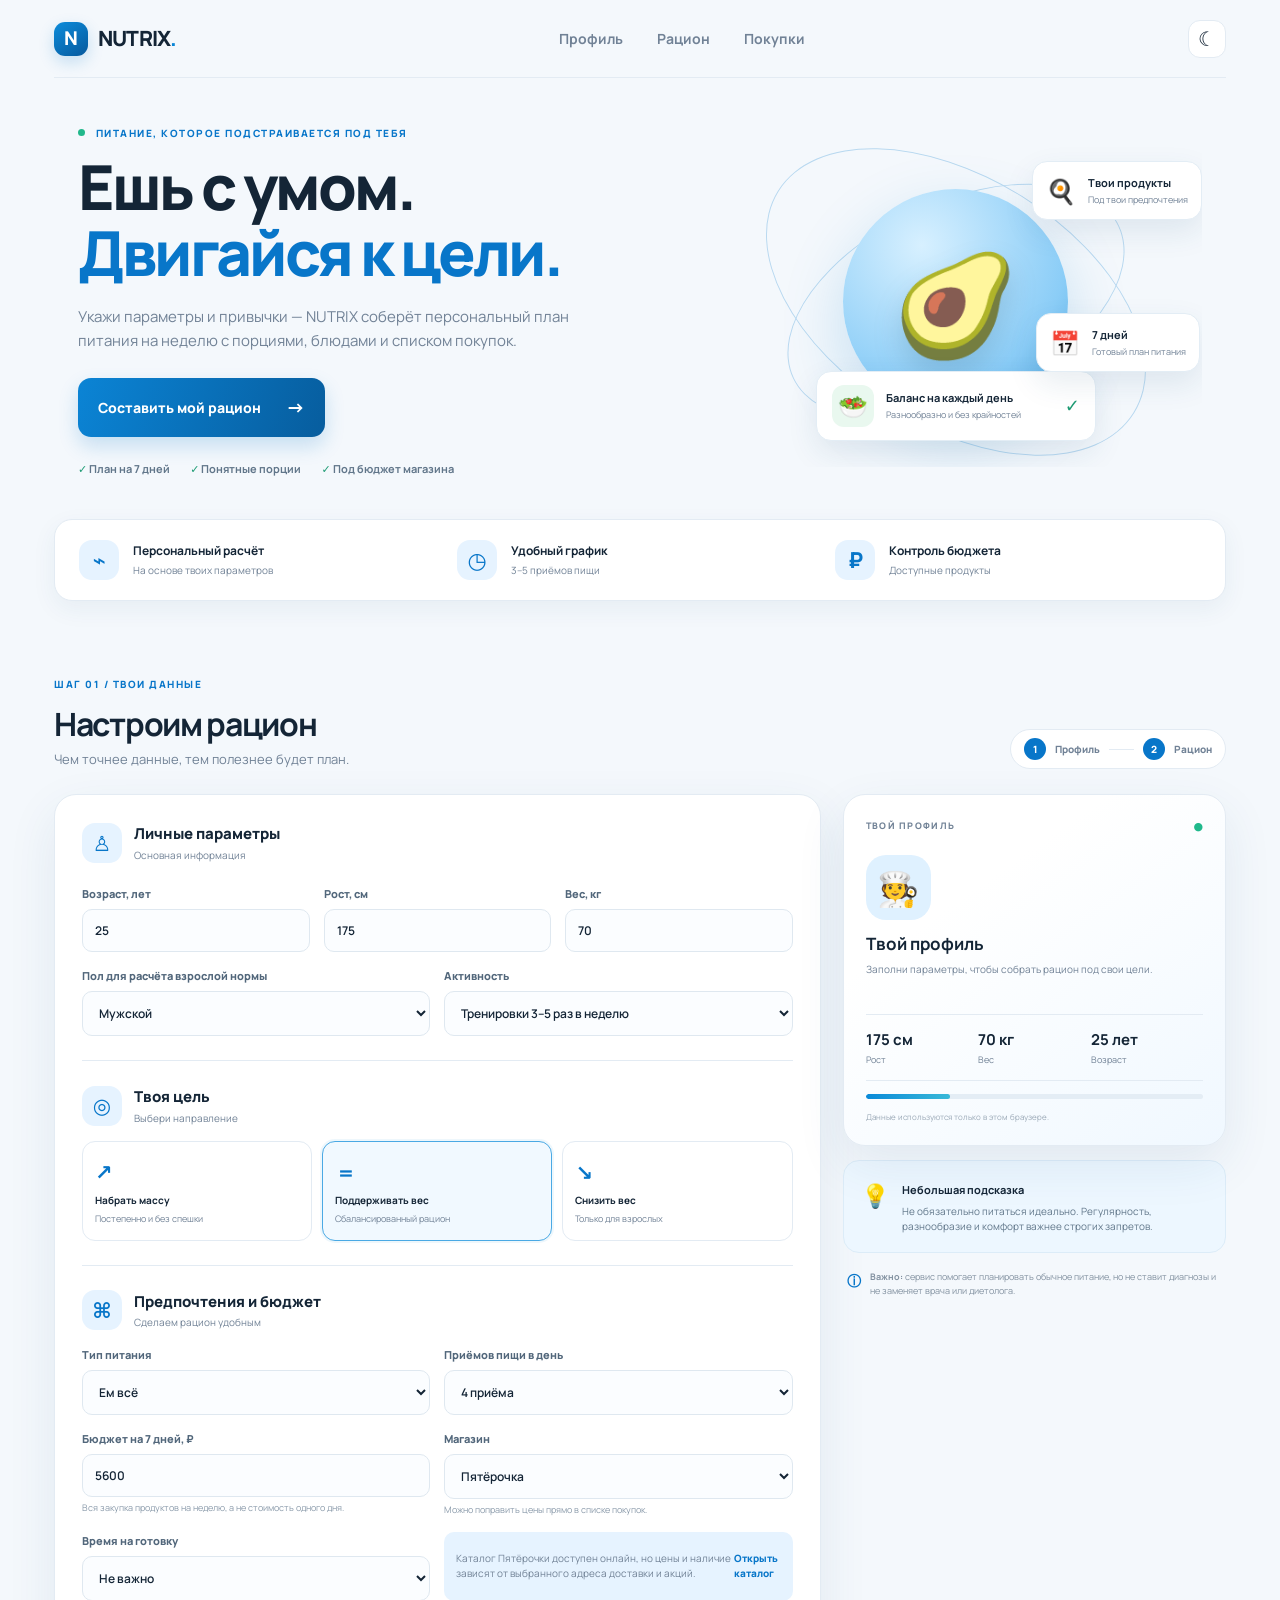
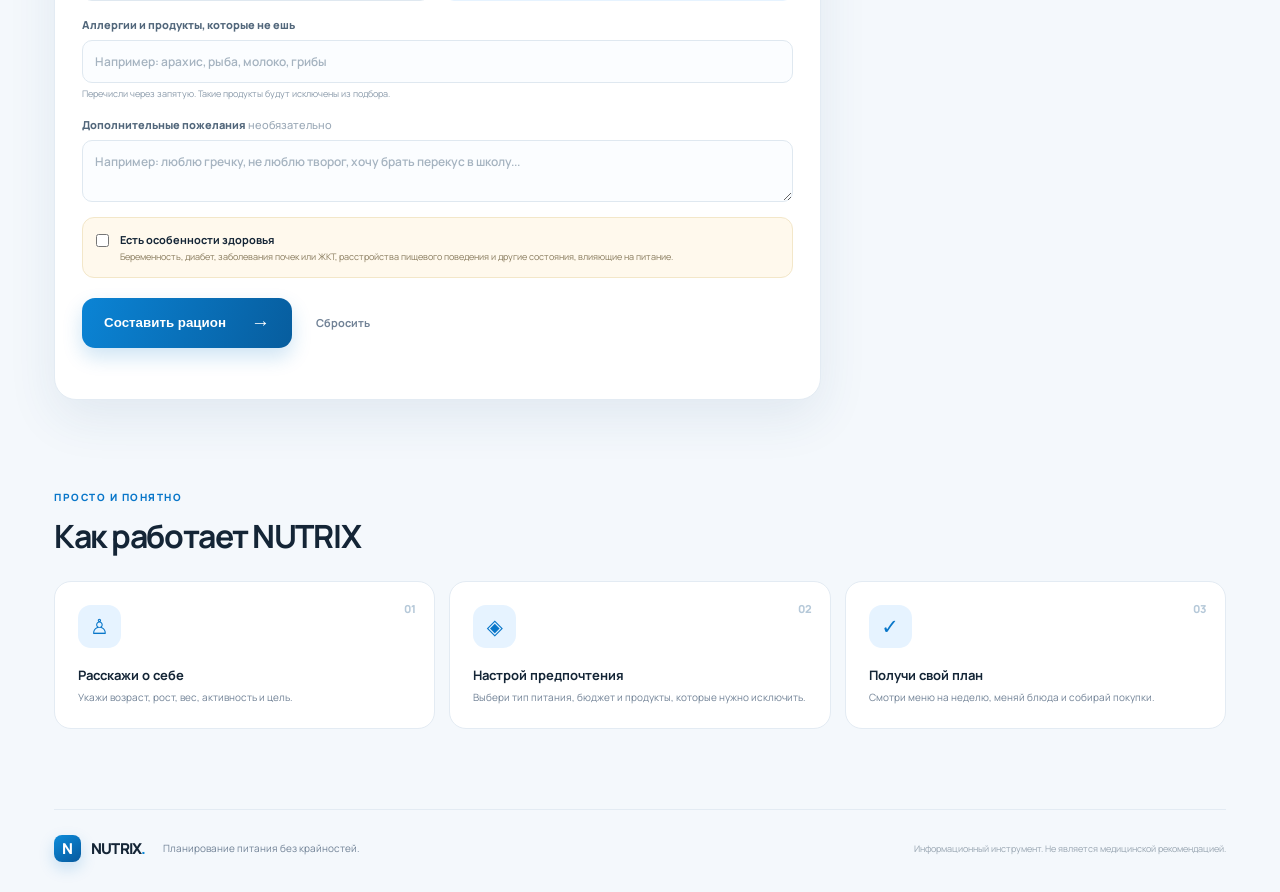
<file: NUTRIX.html>
<!doctype html>
<html lang="ru">
<head>
  <meta charset="UTF-8">
  <meta name="viewport" content="width=device-width, initial-scale=1.0">
  <meta name="theme-color" content="#0b72c6">
  <meta name="description" content="NUTRIX — персональный генератор сбалансированного рациона на неделю.">
  <title>NUTRIX — персональный рацион</title>
  <link rel="preconnect" href="https://fonts.googleapis.com">
  <link rel="preconnect" href="https://fonts.gstatic.com" crossorigin>
  <link href="https://fonts.googleapis.com/css2?family=Manrope:wght@400;500;600;700;800&display=swap" rel="stylesheet">
  <style>
:root{--bg:#f4f8fc;--surface:#fff;--surface-2:#f7fbff;--text:#142536;--muted:#718296;--line:#e3ebf3;--blue:#0876c9;--blue-dark:#075b9e;--blue-soft:#e6f3ff;--cyan:#bce4ff;--green:#1d9b73;--shadow:0 18px 50px rgba(30,76,117,.09);--radius:22px}*{box-sizing:border-box}html{scroll-behavior:smooth}body{margin:0;background:var(--bg);color:var(--text);font-family:'Manrope',system-ui,-apple-system,Segoe UI,sans-serif;font-size:14px;line-height:1.55}.app-shell{max-width:1240px;margin:auto;padding:0 34px}.topbar{height:78px;display:flex;align-items:center;justify-content:space-between;border-bottom:1px solid var(--line)}.brand{display:inline-flex;align-items:center;gap:10px;text-decoration:none;color:var(--text);font-weight:800;font-size:21px;letter-spacing:-.8px}.brand-mark{display:grid;place-items:center;width:34px;height:34px;border-radius:11px;background:linear-gradient(145deg,#0c8cdb,#07599d);color:white;font-size:19px;box-shadow:0 6px 16px #0876c933}.brand-dot{color:#0785d6}.top-nav{display:flex;gap:34px}.top-nav a{color:var(--muted);text-decoration:none;font-weight:700}.top-nav a:hover{color:var(--blue)}.icon-button{width:38px;height:38px;border:1px solid var(--line);border-radius:12px;background:var(--surface);color:var(--text);font-size:20px;cursor:pointer}.hero{min-height:430px;display:grid;grid-template-columns:1.1fr .9fr;align-items:center;gap:30px;padding:48px 24px 42px}.eyebrow{font-size:10px;letter-spacing:1.5px;font-weight:800;color:var(--blue);margin-bottom:12px}.eyebrow-dot{display:inline-block;width:7px;height:7px;border-radius:50%;background:#21b88b;margin:0 7px 1px 0}.hero h1{font-size:clamp(42px,5vw,62px);line-height:1.08;letter-spacing:-3px;margin:0 0 18px;font-weight:800}.hero h1 span{color:var(--blue)}.hero-copy>p{max-width:530px;color:var(--muted);font-size:15px;margin:0 0 26px}.primary-link,.generate-button{display:inline-flex;align-items:center;justify-content:center;gap:25px;background:linear-gradient(110deg,#0b84d5,#075d9e);color:#fff;border:0;border-radius:13px;padding:15px 20px;text-decoration:none;font-weight:800;box-shadow:0 9px 20px #0876c933;cursor:pointer;transition:.2s}.primary-link:hover,.generate-button:hover{transform:translateY(-2px);box-shadow:0 13px 25px #0876c944}.primary-link span,.generate-button span{font-size:19px}.hero-points{display:flex;gap:20px;flex-wrap:wrap;margin-top:23px;color:#61768a;font-size:11px;font-weight:700}.hero-points span:first-letter{color:var(--green)}.hero-visual{height:330px;position:relative;display:grid;place-items:center;overflow:hidden}.hero-circle{width:225px;height:225px;border-radius:50%;display:grid;place-items:center;background:radial-gradient(circle at 35% 25%,#d7f0ff,#8bcdf7 65%,#4ba4dd);box-shadow:0 25px 65px #0c7cc633;position:relative;z-index:1}.hero-circle span{font-size:100px;filter:drop-shadow(0 15px 14px #245b7c33)}.orbit{position:absolute;border:1px solid #b9d9f0;border-radius:50%;transform:rotate(-25deg)}.orbit-one{width:360px;height:200px}.orbit-two{width:420px;height:250px;transform:rotate(32deg)}.food-card,.floating-stat{position:absolute;z-index:2;display:flex;align-items:center;gap:12px;background:#fff;border:1px solid #e3edf5;border-radius:15px;box-shadow:0 12px 30px #1c53751a;padding:13px 15px}.food-card-main{bottom:26px;left:0;right:0;margin:auto;width:280px}.food-emoji{width:42px;height:42px;display:grid;place-items:center;background:#e9f8ef;border-radius:12px;font-size:24px}.food-card b,.floating-stat b{display:block;font-size:11px}.food-card small,.floating-stat small{display:block;color:var(--muted);font-size:9px;margin-top:2px}.food-check{margin-left:auto;color:var(--green);font-size:18px}.floating-stat{padding:10px 13px}.floating-stat>span{font-size:24px}.stat-top{top:24px;right:0}.stat-bottom{bottom:95px;right:2px}.trust-strip{display:grid;grid-template-columns:repeat(3,1fr);gap:12px;margin:0 0 76px;padding:20px 24px;background:var(--surface);border:1px solid var(--line);border-radius:18px;box-shadow:0 8px 24px #224f7210}.trust-strip>div{display:grid;grid-template-columns:42px 1fr;grid-template-rows:auto auto;align-items:center;column-gap:12px}.trust-icon{grid-row:span 2;width:40px;height:40px;border-radius:13px;background:var(--blue-soft);color:var(--blue);display:grid;place-items:center;font-size:22px;font-weight:800}.trust-strip b{font-size:12px}.trust-strip small{font-size:10px;color:var(--muted)}.builder-section{scroll-margin-top:25px}.section-heading,.shopping-heading{display:flex;align-items:end;justify-content:space-between;gap:20px;margin-bottom:25px}.section-heading h2,.shopping-heading h2,.how-section h2{font-size:32px;line-height:1.2;letter-spacing:-1.3px;margin:0 0 6px}.section-heading p,.shopping-heading p{margin:0;color:var(--muted);font-size:13px}.step-pill{display:flex;align-items:center;gap:9px;padding:8px 13px;border:1px solid var(--line);border-radius:30px;background:var(--surface);font-size:10px;font-weight:800;color:var(--muted)}.step-pill span{display:grid;place-items:center;width:22px;height:22px;border-radius:50%;background:var(--blue);color:#fff}.step-pill i{height:1px;width:25px;background:var(--line)}.builder-grid{display:grid;grid-template-columns:minmax(0,1.6fr) minmax(260px,.8fr);gap:22px;align-items:start}.panel{background:var(--surface);border:1px solid var(--line);border-radius:var(--radius);box-shadow:var(--shadow)}.profile-panel{padding:27px}.panel-title{display:flex;align-items:center;gap:12px;margin-bottom:22px}.panel-icon{width:40px;height:40px;border-radius:13px;background:var(--blue-soft);display:grid;place-items:center;color:var(--blue);font-size:21px;font-weight:800}.panel-title h3{font-size:15px;margin:0;font-weight:800}.panel-title p{font-size:10px;color:var(--muted);margin:2px 0 0}.field-grid{display:grid;gap:14px;margin-bottom:15px}.three-cols{grid-template-columns:repeat(3,1fr)}.two-cols{grid-template-columns:repeat(2,1fr)}.field{display:flex;flex-direction:column;gap:7px;min-width:0}.field>span{font-size:11px;font-weight:800;color:#52677b}.field input,.field select,.field textarea{width:100%;min-width:0;border:1px solid #dfe8f0;border-radius:10px;padding:12px 12px;background:#fbfdff;color:var(--text);font:600 12px 'Manrope',sans-serif;outline:none;transition:.15s}.field input:focus,.field select:focus,.field textarea:focus{border-color:#4aadeb;box-shadow:0 0 0 3px #0b84d51a}.field input::placeholder,.field textarea::placeholder{color:#a5b3c0}.field small{font-size:9px;color:#8a9aaa;margin-top:-3px}.field em{font-style:normal;color:#9ba9b7;font-weight:500}.full-field{margin-bottom:15px}.field textarea{resize:vertical;min-height:62px}.field-divider{height:1px;background:var(--line);margin:24px 0}.compact-title{margin-bottom:15px}.goal-options{display:grid;grid-template-columns:repeat(3,1fr);gap:10px}.goal-option{position:relative;display:flex;flex-direction:column;gap:4px;padding:14px 12px;border:1px solid var(--line);border-radius:13px;cursor:pointer;transition:.15s}.goal-option input{position:absolute;opacity:0}.goal-option:has(input:checked){border-color:#4aa9e4;background:#f1f9ff;box-shadow:0 0 0 2px #1688d512}.goal-symbol{font-size:21px;color:var(--blue);font-weight:800}.goal-option b{font-size:10px}.goal-option small{font-size:9px;color:var(--muted)}.safety-check{display:flex;align-items:flex-start;gap:11px;padding:13px;border-radius:12px;background:#fff9ed;border:1px solid #f3e7c9;margin:5px 0 20px;cursor:pointer}.safety-check input{margin:3px 0 0;accent-color:var(--blue)}.safety-check b{display:block;font-size:11px}.safety-check small{display:block;color:#887b5d;font-size:9px;margin-top:2px}.form-actions{display:flex;align-items:center;gap:18px}.generate-button{min-width:210px;padding:14px 18px}.text-button{border:0;background:none;color:var(--muted);font:700 11px 'Manrope',sans-serif;cursor:pointer}.text-button:hover{color:var(--blue)}.form-error{color:#c34242;font-size:11px;min-height:16px;margin:8px 0 0}.side-column{display:flex;flex-direction:column;gap:14px}.summary-panel{padding:22px;overflow:hidden;position:relative;background:linear-gradient(145deg,#fff 30%,#f0f8ff)}.summary-top{display:flex;justify-content:space-between;align-items:center}.summary-label{font-size:9px;letter-spacing:1.3px;color:var(--muted);font-weight:800}.live-dot{font-size:11px;color:#20b98c}.summary-avatar{width:65px;height:65px;border-radius:20px;display:grid;place-items:center;background:#dff1ff;font-size:34px;margin:21px 0 13px}.summary-panel h3{font-size:17px;line-height:1.3;margin:0 0 6px}.summary-panel>p{font-size:10px;color:var(--muted);margin:0;min-height:34px}.summary-metrics{display:grid;grid-template-columns:repeat(3,1fr);border-top:1px solid var(--line);border-bottom:1px solid var(--line);margin:18px 0 13px;padding:13px 0}.summary-metrics>div{display:flex;flex-direction:column;gap:2px}.summary-metrics b{font-size:15px}.summary-metrics small{font-size:9px;color:var(--muted)}.summary-progress{height:5px;border-radius:5px;background:#e4edf5;overflow:hidden}.summary-progress span{display:block;width:25%;height:100%;background:linear-gradient(90deg,#0a8ad9,#39b9d8);border-radius:5px}.summary-foot{display:block;color:#9aa8b6;font-size:8px;margin-top:12px}.tip-card{display:flex;gap:12px;padding:17px;border:1px solid #dcecf8;background:#edf7ff;border-radius:16px}.tip-icon{font-size:23px}.tip-card b{font-size:11px}.tip-card p{font-size:10px;color:#61778a;margin:4px 0 0}.safety-note{display:flex;gap:9px;padding:3px 4px;color:#8291a0}.safety-note>span{color:var(--blue);font-weight:800}.safety-note p{font-size:9px;margin:0}.results-section{padding-top:80px;scroll-margin-top:20px}.result-heading{align-items:end}.result-actions{display:flex;gap:9px}.secondary-button{border:1px solid var(--line);background:var(--surface);color:var(--text);padding:10px 13px;border-radius:10px;font:800 10px 'Manrope',sans-serif;cursor:pointer;transition:.15s}.secondary-button:hover{border-color:#76bce8;color:var(--blue)}.metrics-grid{display:grid;grid-template-columns:repeat(4,1fr);gap:12px;margin-bottom:16px}.metric-card{background:var(--surface);border:1px solid var(--line);border-radius:15px;padding:17px}.metric-card span{display:block;font-size:9px;color:var(--muted);font-weight:700}.metric-card b{display:block;font-size:23px;letter-spacing:-.7px;margin:4px 0 0}.metric-card small{font-size:9px;color:#93a1af}.notice,.budget-notice{padding:14px 16px;border-radius:12px;margin:12px 0;font-size:11px}.notice{background:#fff7e9;border:1px solid #f2e1bd;color:#80683b}.budget-notice{background:#edf7ff;border:1px solid #d6eafa;color:#41677f}.days-grid{display:grid;grid-template-columns:repeat(2,1fr);gap:15px;margin-top:22px}.day-card{background:var(--surface);border:1px solid var(--line);border-radius:17px;overflow:hidden;box-shadow:0 7px 20px #214e7010}.day-head{display:flex;justify-content:space-between;align-items:center;padding:14px 17px;background:linear-gradient(100deg,#e8f5ff,#f5faff);border-bottom:1px solid var(--line)}.day-head h3{margin:0;font-size:13px}.day-head span{font-size:9px;color:var(--muted)}.meal-list{padding:4px 16px}.meal-row{display:grid;grid-template-columns:34px 1fr auto;gap:11px;align-items:start;padding:13px 0;border-bottom:1px solid #edf1f5}.meal-row:last-child{border-bottom:0}.meal-icon{width:32px;height:32px;border-radius:10px;background:#f0f7fc;display:grid;place-items:center;font-size:17px}.meal-info h4{font-size:11px;margin:0 0 3px}.meal-info p{font-size:9px;line-height:1.55;color:var(--muted);margin:0}.meal-time{font-size:9px;color:#8495a5;white-space:nowrap}.meal-kcal{font-size:9px;color:var(--blue);font-weight:800;margin-top:4px}.day-foot{display:flex;justify-content:space-between;padding:10px 16px;background:#fafcff;border-top:1px solid #edf1f5;font-size:9px;color:var(--muted)}.day-foot b{color:var(--text)}.shopping-section{padding-top:65px;scroll-margin-top:25px}.shopping-heading{align-items:end}.shopping-panel{display:grid;grid-template-columns:repeat(3,1fr);gap:18px;background:var(--surface);border:1px solid var(--line);border-radius:18px;padding:22px}.shopping-group h3{font-size:11px;margin:0 0 11px;padding-bottom:8px;border-bottom:1px solid var(--line)}.shopping-item{display:flex;align-items:flex-start;gap:8px;margin:8px 0;font-size:10px;color:#586b7d}.shopping-item input{accent-color:var(--blue);margin:2px 0 0}.shopping-item:has(input:checked) span{text-decoration:line-through;color:#aab5bf}.how-section{padding:90px 0 80px}.how-section h2{margin-bottom:25px}.how-grid{display:grid;grid-template-columns:repeat(3,1fr);gap:14px}.how-grid article{position:relative;padding:23px;background:var(--surface);border:1px solid var(--line);border-radius:17px}.how-grid article>span{position:absolute;top:18px;right:18px;color:#b6c9d9;font-size:11px;font-weight:800}.how-icon{width:43px;height:43px;border-radius:13px;background:var(--blue-soft);color:var(--blue);display:grid;place-items:center;font-size:21px;margin-bottom:17px}.how-grid h3{font-size:13px;margin:0 0 5px}.how-grid p{font-size:10px;color:var(--muted);margin:0}footer{border-top:1px solid var(--line);padding:25px 0 30px;display:flex;align-items:center;gap:18px;flex-wrap:wrap}footer p{color:var(--muted);font-size:10px;margin:0}footer small{margin-left:auto;color:#98a5b1;font-size:9px}.footer-brand{font-size:15px}.footer-brand .brand-mark{width:27px;height:27px;font-size:15px;border-radius:8px}.hidden{display:none!important}.toast{position:fixed;bottom:22px;left:50%;transform:translate(-50%,20px);opacity:0;pointer-events:none;background:#132d42;color:white;padding:11px 16px;border-radius:11px;font-size:11px;font-weight:700;box-shadow:0 10px 30px #001d3433;transition:.25s;z-index:10}.toast.show{opacity:1;transform:translate(-50%,0)}
body.dark{--bg:#0c1722;--surface:#142332;--surface-2:#192c3e;--text:#eaf3fa;--muted:#9aafc1;--line:#294052;--blue-soft:#1b3a53;--shadow:0 18px 50px rgba(0,0,0,.18)}body.dark .topbar{border-color:var(--line)}body.dark .field input,body.dark .field select,body.dark .field textarea{background:#10202e;border-color:#2b4559;color:var(--text)}body.dark .goal-option:has(input:checked){background:#19364c}body.dark .summary-panel{background:linear-gradient(145deg,#142332,#18364b)}body.dark .day-head{background:linear-gradient(100deg,#1b3448,#1b2d3d)}body.dark .day-foot{background:#172a3a;border-color:var(--line)}body.dark .meal-row{border-color:#253c4e}body.dark .tip-card{background:#193348;border-color:#2a4d67}body.dark .tip-card p{color:#b0c3d2}body.dark .safety-check{background:#3a3325;border-color:#62502d}body.dark .safety-check small{color:#d3c39b}body.dark .notice{background:#3a3325;border-color:#62502d;color:#ead6a7}body.dark .budget-notice{background:#193348;border-color:#2a4d67;color:#b9d7eb}body.dark .food-card,body.dark .floating-stat{background:#142332;border-color:#294052}body.dark .hero-copy>p{color:var(--muted)}body.dark .trust-strip{box-shadow:none}body.dark .shopping-item{color:#bdcbd6}body.dark .shopping-item:has(input:checked) span{color:#738596}
@media(max-width:900px){.app-shell{padding:0 22px}.hero{padding-left:5px;padding-right:5px}.builder-grid{grid-template-columns:minmax(0,1.35fr) minmax(230px,.8fr)}.profile-panel{padding:21px}.goal-option{padding:11px 9px}.goal-option b{font-size:9px}.days-grid{grid-template-columns:1fr}.shopping-panel{grid-template-columns:repeat(2,1fr)}}
@media(max-width:680px){.app-shell{padding:0 15px}.topbar{height:65px}.top-nav{gap:14px}.top-nav a{font-size:10px}.brand{font-size:18px}.hero{grid-template-columns:1fr;padding:40px 0 25px;gap:5px}.hero h1{font-size:47px}.hero-visual{height:260px}.hero-circle{width:175px;height:175px}.hero-circle span{font-size:76px}.food-card-main{bottom:10px}.stat-top{top:8px}.stat-bottom{bottom:76px}.trust-strip{margin-bottom:55px;padding:16px;gap:10px}.trust-strip>div{grid-template-columns:34px 1fr;column-gap:8px}.trust-icon{width:33px;height:33px}.trust-strip b{font-size:10px}.trust-strip small{font-size:8px}.section-heading,.shopping-heading{align-items:flex-start;flex-direction:column}.section-heading h2,.shopping-heading h2,.how-section h2{font-size:27px}.step-pill{align-self:flex-start}.builder-grid{grid-template-columns:1fr}.side-column{display:grid;grid-template-columns:1fr 1fr}.summary-panel{grid-column:span 2}.safety-note{grid-column:span 2}.profile-panel{padding:18px}.three-cols{gap:8px}.field-grid{gap:10px}.field input,.field select{padding:11px 9px;font-size:11px}.goal-options{gap:7px}.goal-option small{font-size:8px}.goal-option b{font-size:8px}.metrics-grid{grid-template-columns:repeat(2,1fr)}.result-actions{width:100%}.result-actions button{flex:1}.shopping-panel{grid-template-columns:1fr 1fr;padding:17px;gap:14px}.how-section{padding:65px 0}.how-grid{grid-template-columns:1fr}.how-grid article{padding:18px}footer{gap:10px}footer small{margin-left:0;width:100%}}
@media(max-width:400px){.top-nav{gap:9px}.top-nav a{font-size:9px}.three-cols{grid-template-columns:1fr 1fr}.three-cols .field:last-child{grid-column:span 2}.two-cols{grid-template-columns:1fr}.goal-options{grid-template-columns:1fr}.goal-option{display:grid;grid-template-columns:25px 1fr;align-items:center}.goal-option small{grid-column:2}.goal-symbol{grid-row:span 2}.shopping-panel{grid-template-columns:1fr}.hero h1{font-size:41px}}
@media print{body{background:#fff;color:#111}.topbar,.hero,.trust-strip,.builder-section,.how-section,footer,.result-actions,.shopping-heading button{display:none!important}.app-shell{max-width:none;padding:0}.results-section{display:block!important;padding:0}.days-grid{grid-template-columns:1fr 1fr}.day-card,.metric-card,.shopping-panel{break-inside:avoid;box-shadow:none}.shopping-section{padding-top:25px}.shopping-panel{border:1px solid #ccc}.day-head{background:#edf5fa!important;-webkit-print-color-adjust:exact;print-color-adjust:exact}}
.meal-meta{display:flex;flex-direction:column;align-items:flex-end;gap:7px}.replace-meal{width:25px;height:25px;border:1px solid var(--line);border-radius:8px;background:var(--surface-2);color:var(--blue);font-size:16px;line-height:1;cursor:pointer}.replace-meal:hover{border-color:#5bb2e8;background:var(--blue-soft)}

.store-info{align-self:stretch;display:flex;align-items:center;padding:10px 12px;border-radius:10px;background:var(--blue-soft);color:var(--muted);font-size:10px;line-height:1.5}.store-info a,.cart-disclaimer a{color:var(--blue);font-weight:800;text-decoration:none}.store-info a:hover,.cart-disclaimer a:hover{text-decoration:underline}
.cart-summary{background:var(--surface);border:1px solid var(--line);border-radius:18px;padding:19px 22px;margin-bottom:14px;box-shadow:0 7px 20px #214e7010}.cart-summary-top{display:flex;justify-content:space-between;gap:18px;align-items:center}.cart-summary-top h3{margin:4px 0;font-size:16px}.cart-summary-top p{margin:0;color:var(--muted);font-size:10px}.cart-total{text-align:right;white-space:nowrap}.cart-total b{display:block;font-size:24px;letter-spacing:-.7px}.cart-total small{font-size:9px;color:var(--muted)}.cart-progress{height:8px;background:var(--blue-soft);border-radius:20px;overflow:hidden;margin:15px 0 9px}.cart-progress span{display:block;height:100%;background:linear-gradient(90deg,#0b84d5,#20b98c);border-radius:20px}.cart-summary-bottom{display:flex;justify-content:space-between;gap:12px;font-size:10px;color:var(--muted)}.within-budget{color:var(--green)}.over-budget{color:#c27a25}.cart-disclaimer{display:block;margin-top:10px;color:var(--muted);font-size:9px;line-height:1.55}.shopping-line{display:grid;grid-template-columns:minmax(0,1fr) auto;gap:12px;align-items:center;padding:8px 0;border-bottom:1px solid var(--line)}.shopping-line:last-child{border-bottom:0}.shopping-line .shopping-item{margin:0;min-width:0}.shopping-item span{min-width:0}.shopping-item b{display:block;color:var(--text);font-size:10px}.shopping-item small{display:block;color:var(--muted);font-size:9px;margin-top:2px;line-height:1.4}.shopping-price{display:flex;align-items:center;gap:9px}.shopping-price label{display:flex;align-items:center;gap:4px;font-size:8px;color:var(--muted);white-space:nowrap}.price-edit{width:62px;padding:6px 5px;border:1px solid var(--line);border-radius:7px;background:var(--surface-2);color:var(--text);font:700 10px 'Manrope',sans-serif}.shopping-price>b{font-size:10px;white-space:nowrap;min-width:52px;text-align:right}.shopping-item input{flex:0 0 auto}body.dark .store-info{background:#193348}body.dark .cart-progress{background:#20394b}body.dark .shopping-line{border-color:var(--line)}body.dark .shopping-item b{color:var(--text)}
@media(max-width:680px){.cart-summary{padding:16px}.cart-summary-top h3{font-size:14px}.cart-total b{font-size:20px}.cart-summary-bottom{flex-direction:column;gap:4px}.shopping-line{grid-template-columns:1fr;gap:7px}.shopping-price{justify-content:flex-end}.price-edit{width:70px}.store-info{min-height:55px}}

  </style>
</head>
<body>
  <div class="app-shell">
    <header class="topbar">
      <a class="brand" href="#top" aria-label="NUTRIX — на главную">
        <span class="brand-mark">N</span>
        <span>NUTRIX<span class="brand-dot">.</span></span>
      </a>
      <nav class="top-nav" aria-label="Основная навигация">
        <a href="#profile">Профиль</a>
        <a href="#plan">Рацион</a>
        <a href="#shopping">Покупки</a>
      </nav>
      <button class="icon-button" id="themeToggle" type="button" aria-label="Переключить тему" title="Переключить тему">☾</button>
    </header>

    <main id="top">
      <section class="hero">
        <div class="hero-copy">
          <div class="eyebrow"><span class="eyebrow-dot"></span> ПИТАНИЕ, КОТОРОЕ ПОДСТРАИВАЕТСЯ ПОД ТЕБЯ</div>
          <h1>Ешь с умом.<br><span>Двигайся к цели.</span></h1>
          <p>Укажи параметры и привычки — NUTRIX соберёт персональный план питания на неделю с порциями, блюдами и списком покупок.</p>
          <a class="primary-link" href="#profile">Составить мой рацион <span>→</span></a>
          <div class="hero-points">
            <span>✓ План на 7 дней</span><span>✓ Понятные порции</span><span>✓ Под бюджет магазина</span>
          </div>
        </div>
        <div class="hero-visual" aria-hidden="true">
          <div class="orbit orbit-one"></div><div class="orbit orbit-two"></div>
          <div class="food-card food-card-main">
            <div class="food-emoji">🥗</div>
            <div><b>Баланс на каждый день</b><small>Разнообразно и без крайностей</small></div>
            <span class="food-check">✓</span>
          </div>
          <div class="floating-stat stat-top"><span>🍳</span><div><b>Твои продукты</b><small>Под твои предпочтения</small></div></div>
          <div class="floating-stat stat-bottom"><span>📅</span><div><b>7 дней</b><small>Готовый план питания</small></div></div>
          <div class="hero-circle"><span>🥑</span></div>
        </div>
      </section>

      <section class="trust-strip" aria-label="Возможности">
        <div><span class="trust-icon">⌁</span><b>Персональный расчёт</b><small>На основе твоих параметров</small></div>
        <div><span class="trust-icon">◷</span><b>Удобный график</b><small>3–5 приёмов пищи</small></div>
        <div><span class="trust-icon">₽</span><b>Контроль бюджета</b><small>Доступные продукты</small></div>
      </section>

      <section class="builder-section" id="profile">
        <div class="section-heading">
          <div><div class="eyebrow">ШАГ 01 / ТВОИ ДАННЫЕ</div><h2>Настроим рацион</h2><p>Чем точнее данные, тем полезнее будет план.</p></div>
          <div class="step-pill"><span>1</span> Профиль <i></i><span>2</span> Рацион</div>
        </div>

        <div class="builder-grid">
          <form class="panel profile-panel" id="profileForm">
            <div class="panel-title"><div class="panel-icon">♙</div><div><h3>Личные параметры</h3><p>Основная информация</p></div></div>
            <div class="field-grid three-cols">
              <label class="field"><span>Возраст, лет</span><input id="age" type="number" min="5" max="100" value="25" required></label>
              <label class="field"><span>Рост, см</span><input id="height" type="number" min="80" max="250" value="175" required></label>
              <label class="field"><span>Вес, кг</span><input id="weight" type="number" min="15" max="350" step="0.1" value="70" required></label>
            </div>
            <div class="field-grid two-cols">
              <label class="field"><span>Пол для расчёта взрослой нормы</span><select id="sex"><option value="male">Мужской</option><option value="female">Женский</option><option value="unspecified">Не указывать</option></select></label>
              <label class="field"><span>Активность</span><select id="activity"><option value="1.2">В основном сижу</option><option value="1.375">Немного хожу, лёгкая активность</option><option value="1.55" selected>Тренировки 3–5 раз в неделю</option><option value="1.725">Высокая активность почти каждый день</option><option value="1.9">Очень высокая физическая нагрузка</option></select></label>
            </div>

            <div class="field-divider"></div>
            <div class="panel-title compact-title"><div class="panel-icon">◎</div><div><h3>Твоя цель</h3><p>Выбери направление</p></div></div>
            <div class="goal-options" role="group" aria-label="Цель питания">
              <label class="goal-option"><input type="radio" name="goal" value="gain"><span class="goal-symbol">↗</span><b>Набрать массу</b><small>Постепенно и без спешки</small></label>
              <label class="goal-option selected"><input type="radio" name="goal" value="maintain" checked><span class="goal-symbol">＝</span><b>Поддерживать вес</b><small>Сбалансированный рацион</small></label>
              <label class="goal-option"><input type="radio" name="goal" value="lose"><span class="goal-symbol">↘</span><b>Снизить вес</b><small>Только для взрослых</small></label>
            </div>

            <div class="field-divider"></div>
            <div class="panel-title compact-title"><div class="panel-icon">⌘</div><div><h3>Предпочтения и бюджет</h3><p>Сделаем рацион удобным</p></div></div>
            <div class="field-grid two-cols">
              <label class="field"><span>Тип питания</span><select id="diet"><option value="omnivore">Ем всё</option><option value="vegetarian">Вегетарианское</option><option value="vegan">Веганское</option></select></label>
              <label class="field"><span>Приёмов пищи в день</span><select id="mealCount"><option value="3">3 приёма</option><option value="4" selected>4 приёма</option><option value="5">5 приёмов</option></select></label>
            </div>
            <div class="field-grid two-cols">
              <label class="field"><span>Бюджет на 7 дней, ₽</span><input id="budget" type="number" min="500" max="100000" step="100" value="5600"><small>Вся закупка продуктов на неделю, а не стоимость одного дня.</small></label>
              <label class="field"><span>Магазин</span><select id="store"><option value="pyaterochka">Пятёрочка</option><option value="baton">Батон</option><option value="average">Средние цены</option></select><small>Можно поправить цены прямо в списке покупок.</small></label>
            </div>
            <div class="field-grid two-cols">
              <label class="field"><span>Время на готовку</span><select id="cookTime"><option value="any">Не важно</option><option value="quick">До 20 минут</option><option value="medium">До 40 минут</option></select></label>
              <div class="store-info" id="storeInfo">Цены ориентировочные. Точная стоимость зависит от города, магазина, акций и карты лояльности.</div>
            </div>
            <label class="field full-field"><span>Аллергии и продукты, которые не ешь</span><input id="avoid" type="text" placeholder="Например: арахис, рыба, молоко, грибы"><small>Перечисли через запятую. Такие продукты будут исключены из подбора.</small></label>
            <label class="field full-field"><span>Дополнительные пожелания <em>необязательно</em></span><textarea id="notes" rows="2" placeholder="Например: люблю гречку, не люблю творог, хочу брать перекус в школу..."></textarea></label>
            <label class="safety-check"><input id="medical" type="checkbox"><span><b>Есть особенности здоровья</b><small>Беременность, диабет, заболевания почек или ЖКТ, расстройства пищевого поведения и другие состояния, влияющие на питание.</small></span></label>
            <div class="form-actions"><button class="generate-button" type="submit">Составить рацион <span>→</span></button><button class="text-button" type="button" id="resetForm">Сбросить</button></div>
            <p class="form-error" id="formError" role="alert"></p>
          </form>

          <aside class="side-column">
            <div class="panel summary-panel">
              <div class="summary-top"><span class="summary-label">ТВОЙ ПРОФИЛЬ</span><span class="live-dot">●</span></div>
              <div class="summary-avatar">🧑‍🍳</div>
              <h3 id="summaryTitle">Твой рацион начинается здесь</h3>
              <p id="summarySubtitle">Заполни параметры слева, чтобы увидеть персональные рекомендации.</p>
              <div class="summary-metrics">
                <div><b id="summaryHeight">—</b><small>Рост</small></div><div><b id="summaryWeight">—</b><small>Вес</small></div><div><b id="summaryAge">—</b><small>Возраст</small></div>
              </div>
              <div class="summary-progress" id="summaryProgress"><span></span></div>
              <small class="summary-foot">Данные используются только в этом браузере.</small>
            </div>
            <div class="tip-card"><div class="tip-icon">💡</div><div><b>Небольшая подсказка</b><p>Не обязательно питаться идеально. Регулярность, разнообразие и комфорт важнее строгих запретов.</p></div></div>
            <div class="safety-note"><span>ⓘ</span><p><b>Важно:</b> сервис помогает планировать обычное питание, но не ставит диагнозы и не заменяет врача или диетолога.</p></div>
          </aside>
        </div>
      </section>

      <section class="results-section hidden" id="results">
        <div class="section-heading result-heading" id="plan">
          <div><div class="eyebrow">ШАГ 02 / ТВОЙ ПЛАН</div><h2>Рацион на неделю</h2><p id="planSubtitle">Сбалансированные блюда на каждый день.</p></div>
          <div class="result-actions"><button class="secondary-button" id="printPlan" type="button">⎙ Печать</button><button class="secondary-button" id="downloadPlan" type="button">↓ Скачать план</button></div>
        </div>
        <div class="metrics-grid" id="metricsGrid"></div>
        <div class="notice hidden" id="safetyNotice"></div>
        <div class="budget-notice hidden" id="budgetNotice"></div>
        <div class="days-grid" id="daysGrid"></div>
        <section class="shopping-section" id="shopping">
          <div class="shopping-heading"><div><div class="eyebrow">ШАГ 03 / ПОДГОТОВКА</div><h2>Список покупок</h2><p>Корзина с упаковками и примерной стоимостью. Цены можно отредактировать под свой магазин.</p></div><button class="secondary-button" id="copyShopping" type="button">▢ Скопировать список</button></div>
          <div class="cart-summary" id="cartSummary"></div><div class="shopping-panel" id="shoppingList"></div>
        </section>
      </section>

      <section class="how-section">
        <div class="eyebrow">ПРОСТО И ПОНЯТНО</div><h2>Как работает NUTRIX</h2>
        <div class="how-grid">
          <article><span>01</span><div class="how-icon">♙</div><h3>Расскажи о себе</h3><p>Укажи возраст, рост, вес, активность и цель.</p></article>
          <article><span>02</span><div class="how-icon">◈</div><h3>Настрой предпочтения</h3><p>Выбери тип питания, бюджет и продукты, которые нужно исключить.</p></article>
          <article><span>03</span><div class="how-icon">✓</div><h3>Получи свой план</h3><p>Смотри меню на неделю, меняй блюда и собирай покупки.</p></article>
        </div>
      </section>
    </main>
    <footer><a class="brand footer-brand" href="#top"><span class="brand-mark">N</span><span>NUTRIX<span class="brand-dot">.</span></span></a><p>Планирование питания без крайностей.</p><small>Информационный инструмент. Не является медицинской рекомендацией.</small></footer>
  </div>
  <div class="toast" id="toast" role="status" aria-live="polite"></div>
  <script>
'use strict';

const $ = (id) => document.getElementById(id);
const dayNames = ['Понедельник','Вторник','Среда','Четверг','Пятница','Суббота','Воскресенье'];
const mealMeta = {
  breakfast:{label:'Завтрак',icon:'🍳',time:'08:00'},
  snack:{label:'Перекус',icon:'🍎',time:'11:00'},
  lunch:{label:'Обед',icon:'🍲',time:'14:00'},
  snack2:{label:'Второй перекус',icon:'🥛',time:'17:00'},
  dinner:{label:'Ужин',icon:'🥗',time:'19:30'}
};

// Значения ориентировочные: это примеры обычных блюд, а не медицинская диета.
const recipes = [
  {id:'b1',type:'breakfast',name:'Овсянка с бананом и йогуртом',icon:'🥣',diet:['omnivore','vegetarian'],quick:true,cost:95,kcal:480,p:22,c:72,f:12,items:[['Овсяные хлопья',60,'г'],['Молоко',180,'мл'],['Банан',100,'г'],['Йогурт натуральный',100,'г']]},
  {id:'b2',type:'breakfast',name:'Яйца, тосты и овощи',icon:'🍳',diet:['omnivore','vegetarian'],quick:true,cost:110,kcal:440,p:24,c:42,f:18,items:[['Яйца',2,'шт.'],['Хлеб цельнозерновой',70,'г'],['Помидор',100,'г'],['Огурец',80,'г']]},
  {id:'b3',type:'breakfast',name:'Творог с ягодами и мёдом',icon:'🫐',diet:['omnivore','vegetarian'],quick:true,cost:130,kcal:410,p:31,c:46,f:9,items:[['Творог',180,'г'],['Ягоды',80,'г'],['Мёд',10,'г'],['Овсяные хлопья',25,'г']]},
  {id:'b4',type:'breakfast',name:'Гречневая каша с яйцом',icon:'🍚',diet:['omnivore','vegetarian'],quick:false,cost:75,kcal:430,p:19,c:60,f:12,items:[['Гречка сухая',65,'г'],['Яйца',2,'шт.'],['Огурец',100,'г']]},
  {id:'b5',type:'breakfast',name:'Тост с авокадо и яйцом',icon:'🥑',diet:['omnivore','vegetarian'],quick:true,cost:155,kcal:460,p:20,c:44,f:22,items:[['Хлеб цельнозерновой',80,'г'],['Авокадо',60,'г'],['Яйца',2,'шт.'],['Помидор',80,'г']]},
  {id:'b6',type:'breakfast',name:'Соевый йогурт с овсянкой и фруктом',icon:'🍌',diet:['vegan','vegetarian'],quick:true,cost:125,kcal:420,p:16,c:67,f:9,items:[['Йогурт соевый',180,'г'],['Овсяные хлопья',50,'г'],['Яблоко',100,'г'],['Семена льна',8,'г']]},
  {id:'b7',type:'breakfast',name:'Рисовая каша с яблоком',icon:'🍎',diet:['omnivore','vegetarian','vegan'],quick:false,cost:65,kcal:400,p:8,c:82,f:5,items:[['Рис сухой',60,'г'],['Напиток соевый',180,'мл'],['Яблоко',100,'г'],['Корица',2,'г']]},
  {id:'s1',type:'snack',name:'Яблоко и горсть орехов',icon:'🍏',diet:['omnivore','vegetarian','vegan'],quick:true,cost:75,kcal:220,p:5,c:25,f:13,items:[['Яблоко',150,'г'],['Орехи',20,'г']]},
  {id:'s2',type:'snack',name:'Йогурт и банан',icon:'🥛',diet:['omnivore','vegetarian'],quick:true,cost:75,kcal:210,p:9,c:34,f:4,items:[['Йогурт натуральный',150,'г'],['Банан',90,'г']]},
  {id:'s3',type:'snack',name:'Хлебцы с хумусом',icon:'🫘',diet:['omnivore','vegetarian','vegan'],quick:true,cost:85,kcal:230,p:7,c:31,f:8,items:[['Хлебцы',25,'г'],['Хумус',50,'г'],['Морковь',80,'г']]},
  {id:'s4',type:'snack',name:'Творог с фруктом',icon:'🍐',diet:['omnivore','vegetarian'],quick:true,cost:95,kcal:210,p:23,c:22,f:4,items:[['Творог',120,'г'],['Груша',100,'г']]},
  {id:'s5',type:'snack',name:'Соевый йогурт с ягодами',icon:'🫐',diet:['vegan','vegetarian'],quick:true,cost:100,kcal:190,p:8,c:28,f:5,items:[['Йогурт соевый',150,'г'],['Ягоды',80,'г'],['Семена тыквы',8,'г']]},
  {id:'s6',type:'snack',name:'Бутерброд с сыром',icon:'🥪',diet:['omnivore','vegetarian'],quick:true,cost:80,kcal:240,p:12,c:29,f:9,items:[['Хлеб цельнозерновой',60,'г'],['Сыр',25,'г'],['Помидор',60,'г']]},
  {id:'s7',type:'snack',name:'Банан и арахисовая паста',icon:'🍌',diet:['omnivore','vegetarian','vegan'],quick:true,cost:65,kcal:230,p:6,c:31,f:10,items:[['Банан',100,'г'],['Арахисовая паста',18,'г']]},
  {id:'l1',type:'lunch',name:'Курица с рисом и овощами',icon:'🍗',diet:['omnivore'],quick:false,cost:185,kcal:620,p:42,c:72,f:15,items:[['Куриное филе',150,'г'],['Рис сухой',75,'г'],['Овощная смесь',180,'г'],['Масло растительное',5,'г']]},
  {id:'l2',type:'lunch',name:'Гречка с индейкой и салатом',icon:'🥘',diet:['omnivore'],quick:false,cost:205,kcal:590,p:43,c:60,f:14,items:[['Филе индейки',140,'г'],['Гречка сухая',75,'г'],['Огурец',80,'г'],['Помидор',80,'г'],['Масло растительное',5,'г']]},
  {id:'l3',type:'lunch',name:'Паста с фасолью и томатным соусом',icon:'🍝',diet:['omnivore','vegetarian','vegan'],quick:false,cost:125,kcal:610,p:22,c:94,f:14,items:[['Макароны сухие',80,'г'],['Фасоль консервированная',100,'г'],['Томатный соус',100,'г'],['Масло растительное',5,'г']]},
  {id:'l4',type:'lunch',name:'Чечевица с рисом и овощами',icon:'🥣',diet:['omnivore','vegetarian','vegan'],quick:false,cost:115,kcal:580,p:24,c:93,f:9,items:[['Чечевица сухая',70,'г'],['Рис сухой',50,'г'],['Морковь',70,'г'],['Лук',40,'г'],['Масло растительное',5,'г']]},
  {id:'l5',type:'lunch',name:'Рыба с картофелем и салатом',icon:'🐟',diet:['omnivore'],quick:false,cost:230,kcal:570,p:36,c:58,f:18,items:[['Рыба белая',160,'г'],['Картофель',220,'г'],['Капуста',100,'г'],['Масло растительное',5,'г']]},
  {id:'l6',type:'lunch',name:'Тофу с лапшой и овощами',icon:'🥢',diet:['omnivore','vegetarian','vegan'],quick:true,cost:210,kcal:600,p:27,c:78,f:18,items:[['Тофу',150,'г'],['Лапша сухая',70,'г'],['Овощная смесь',180,'г'],['Соевый соус',10,'мл']]},
  {id:'l7',type:'lunch',name:'Картофель с яйцами и овощным салатом',icon:'🥔',diet:['omnivore','vegetarian'],quick:true,cost:105,kcal:560,p:22,c:69,f:20,items:[['Картофель',220,'г'],['Яйца',2,'шт.'],['Капуста',100,'г'],['Морковь',50,'г'],['Масло растительное',5,'г']]},
  {id:'d1',type:'dinner',name:'Запечённая рыба с картофелем',icon:'🐟',diet:['omnivore'],quick:false,cost:220,kcal:560,p:36,c:56,f:17,items:[['Рыба белая',150,'г'],['Картофель',200,'г'],['Брокколи',130,'г'],['Масло растительное',5,'г']]},
  {id:'d2',type:'dinner',name:'Курица с гречкой и овощами',icon:'🍽️',diet:['omnivore'],quick:false,cost:180,kcal:570,p:41,c:59,f:14,items:[['Куриное филе',130,'г'],['Гречка сухая',65,'г'],['Овощная смесь',180,'г'],['Масло растительное',5,'г']]},
  {id:'d3',type:'dinner',name:'Омлет с овощами и хлебом',icon:'🍳',diet:['omnivore','vegetarian'],quick:true,cost:125,kcal:510,p:27,c:43,f:23,items:[['Яйца',3,'шт.'],['Помидор',100,'г'],['Шпинат',50,'г'],['Хлеб цельнозерновой',60,'г']]},
  {id:'d4',type:'dinner',name:'Нут с овощами и булгуром',icon:'🥙',diet:['omnivore','vegetarian','vegan'],quick:false,cost:135,kcal:560,p:21,c:88,f:12,items:[['Нут варёный',150,'г'],['Булгур сухой',60,'г'],['Кабачок',100,'г'],['Помидор',100,'г'],['Масло растительное',5,'г']]},
  {id:'d5',type:'dinner',name:'Тофу с гречкой и овощами',icon:'🥬',diet:['omnivore','vegetarian','vegan'],quick:false,cost:175,kcal:540,p:27,c:67,f:16,items:[['Тофу',130,'г'],['Гречка сухая',60,'г'],['Овощная смесь',180,'г']]},
  {id:'d6',type:'dinner',name:'Тушёная фасоль с картофелем',icon:'🫘',diet:['omnivore','vegetarian','vegan'],quick:false,cost:110,kcal:550,p:20,c:91,f:10,items:[['Фасоль консервированная',140,'г'],['Картофель',180,'г'],['Морковь',70,'г'],['Лук',40,'г'],['Масло растительное',5,'г']]},
  {id:'d7',type:'dinner',name:'Индейка с макаронами и овощами',icon:'🍝',diet:['omnivore'],quick:false,cost:195,kcal:590,p:40,c:69,f:15,items:[['Филе индейки',130,'г'],['Макароны сухие',65,'г'],['Овощная смесь',160,'г'],['Масло растительное',5,'г']]}
];

// Ориентировочная демонстрационная база цен. Это не онлайн-каталог и не оферта магазина.
// Размер упаковки указан в тех же единицах, что и ингредиенты рецептов.
const productCatalog = {
  'Авокадо': {packSize:150,unit:'г',packLabel:'1 шт. (~150 г)',category:'Овощи, фрукты и другое',pyaterochka:139,baton:129},
  'Арахисовая паста': {packSize:250,unit:'г',packLabel:'банка 250 г',category:'Белковые продукты',pyaterochka:189,baton:175},
  'Банан': {packSize:1000,unit:'г',packLabel:'1 кг',category:'Овощи, фрукты и другое',pyaterochka:139,baton:125},
  'Брокколи': {packSize:400,unit:'г',packLabel:'пакет 400 г',category:'Овощи, фрукты и другое',pyaterochka:159,baton:145},
  'Булгур сухой': {packSize:450,unit:'г',packLabel:'пачка 450 г',category:'Крупы и хлеб',pyaterochka:119,baton:109},
  'Гречка сухая': {packSize:800,unit:'г',packLabel:'пачка 800 г',category:'Крупы и хлеб',pyaterochka:109,baton:99},
  'Груша': {packSize:1000,unit:'г',packLabel:'1 кг',category:'Овощи, фрукты и другое',pyaterochka:169,baton:155},
  'Йогурт натуральный': {packSize:250,unit:'г',packLabel:'стакан 250 г',category:'Белковые продукты',pyaterochka:79,baton:72},
  'Йогурт соевый': {packSize:250,unit:'г',packLabel:'стакан 250 г',category:'Белковые продукты',pyaterochka:119,baton:109},
  'Кабачок': {packSize:1000,unit:'г',packLabel:'1 кг',category:'Овощи, фрукты и другое',pyaterochka:139,baton:125},
  'Капуста': {packSize:1000,unit:'г',packLabel:'1 кг',category:'Овощи, фрукты и другое',pyaterochka:59,baton:54},
  'Картофель': {packSize:2000,unit:'г',packLabel:'сетка 2 кг',category:'Овощи, фрукты и другое',pyaterochka:119,baton:105},
  'Корица': {packSize:20,unit:'г',packLabel:'пакетик 20 г',category:'Овощи, фрукты и другое',pyaterochka:49,baton:45},
  'Куриное филе': {packSize:1000,unit:'г',packLabel:'1 кг',category:'Белковые продукты',pyaterochka:449,baton:419},
  'Лапша сухая': {packSize:400,unit:'г',packLabel:'пачка 400 г',category:'Крупы и хлеб',pyaterochka:89,baton:82},
  'Лук': {packSize:1000,unit:'г',packLabel:'1 кг',category:'Овощи, фрукты и другое',pyaterochka:49,baton:44},
  'Макароны сухие': {packSize:450,unit:'г',packLabel:'пачка 450 г',category:'Крупы и хлеб',pyaterochka:69,baton:62},
  'Масло растительное': {packSize:900,unit:'г',packLabel:'бутылка 1 л (~900 г)',category:'Овощи, фрукты и другое',pyaterochka:159,baton:145},
  'Молоко': {packSize:900,unit:'мл',packLabel:'пакет 900 мл',category:'Белковые продукты',pyaterochka:89,baton:82},
  'Морковь': {packSize:1000,unit:'г',packLabel:'1 кг',category:'Овощи, фрукты и другое',pyaterochka:49,baton:44},
  'Мёд': {packSize:250,unit:'г',packLabel:'банка 250 г',category:'Овощи, фрукты и другое',pyaterochka:189,baton:175},
  'Напиток соевый': {packSize:1000,unit:'мл',packLabel:'пакет 1 л',category:'Белковые продукты',pyaterochka:139,baton:129},
  'Нут варёный': {packSize:400,unit:'г',packLabel:'банка 400 г',category:'Белковые продукты',pyaterochka:109,baton:99},
  'Овощная смесь': {packSize:400,unit:'г',packLabel:'пакет 400 г',category:'Овощи, фрукты и другое',pyaterochka:119,baton:109},
  'Овсяные хлопья': {packSize:500,unit:'г',packLabel:'пачка 500 г',category:'Крупы и хлеб',pyaterochka:89,baton:79},
  'Огурец': {packSize:1000,unit:'г',packLabel:'1 кг',category:'Овощи, фрукты и другое',pyaterochka:169,baton:149},
  'Орехи': {packSize:150,unit:'г',packLabel:'пакет 150 г',category:'Белковые продукты',pyaterochka:189,baton:169},
  'Помидор': {packSize:1000,unit:'г',packLabel:'1 кг',category:'Овощи, фрукты и другое',pyaterochka:199,baton:179},
  'Рис сухой': {packSize:900,unit:'г',packLabel:'пачка 900 г',category:'Крупы и хлеб',pyaterochka:119,baton:109},
  'Рыба белая': {packSize:400,unit:'г',packLabel:'пакет 400 г',category:'Белковые продукты',pyaterochka:269,baton:249},
  'Семена льна': {packSize:150,unit:'г',packLabel:'пакет 150 г',category:'Белковые продукты',pyaterochka:99,baton:89},
  'Семена тыквы': {packSize:100,unit:'г',packLabel:'пакет 100 г',category:'Белковые продукты',pyaterochka:139,baton:125},
  'Соевый соус': {packSize:150,unit:'мл',packLabel:'бутылка 150 мл',category:'Овощи, фрукты и другое',pyaterochka:79,baton:72},
  'Сыр': {packSize:200,unit:'г',packLabel:'кусок 200 г',category:'Белковые продукты',pyaterochka:179,baton:165},
  'Творог': {packSize:180,unit:'г',packLabel:'пачка 180 г',category:'Белковые продукты',pyaterochka:99,baton:92},
  'Томатный соус': {packSize:350,unit:'г',packLabel:'пакет/банка 350 г',category:'Овощи, фрукты и другое',pyaterochka:89,baton:79},
  'Тофу': {packSize:200,unit:'г',packLabel:'упаковка 200 г',category:'Белковые продукты',pyaterochka:159,baton:149},
  'Фасоль консервированная': {packSize:400,unit:'г',packLabel:'банка 400 г',category:'Белковые продукты',pyaterochka:89,baton:82},
  'Филе индейки': {packSize:1000,unit:'г',packLabel:'1 кг',category:'Белковые продукты',pyaterochka:599,baton:559},
  'Хлеб цельнозерновой': {packSize:400,unit:'г',packLabel:'буханка 400 г',category:'Крупы и хлеб',pyaterochka:89,baton:79},
  'Хлебцы': {packSize:100,unit:'г',packLabel:'пачка 100 г',category:'Крупы и хлеб',pyaterochka:69,baton:62},
  'Хумус': {packSize:200,unit:'г',packLabel:'упаковка 200 г',category:'Белковые продукты',pyaterochka:129,baton:119},
  'Чечевица сухая': {packSize:450,unit:'г',packLabel:'пачка 450 г',category:'Крупы и хлеб',pyaterochka:129,baton:119},
  'Шпинат': {packSize:100,unit:'г',packLabel:'пакет 100 г',category:'Овощи, фрукты и другое',pyaterochka:99,baton:89},
  'Яблоко': {packSize:1000,unit:'г',packLabel:'1 кг',category:'Овощи, фрукты и другое',pyaterochka:119,baton:109},
  'Ягоды': {packSize:300,unit:'г',packLabel:'пакет 300 г',category:'Овощи, фрукты и другое',pyaterochka:189,baton:175},
  'Яйца': {packSize:10,unit:'шт.',packLabel:'упаковка 10 шт.',category:'Белковые продукты',pyaterochka:129,baton:119}
};

let currentPlan = null;
let toastTimer = null;

function getFormData(){
  return {
    age:Number($('age').value),height:Number($('height').value),weight:Number($('weight').value),sex:$('sex').value,
    activity:Number($('activity').value),goal:document.querySelector('input[name="goal"]:checked')?.value||'maintain',
    diet:$('diet').value,mealCount:Number($('mealCount').value),budget:Number($('budget').value||0),store:$('store').value,
    cookTime:$('cookTime').value,avoid:$('avoid').value.split(',').map(x=>x.trim().toLocaleLowerCase('ru')).filter(Boolean),
    notes:$('notes').value.trim(),medical:$('medical').checked
  };
}
function validate(data){
  if(!Number.isFinite(data.age)||data.age<5||data.age>100)return 'Укажи возраст от 5 до 100 лет.';
  if(!Number.isFinite(data.height)||data.height<80||data.height>250)return 'Проверь рост: допустимый диапазон — 80–250 см.';
  if(!Number.isFinite(data.weight)||data.weight<15||data.weight>350)return 'Проверь вес: допустимый диапазон — 15–350 кг.';
  if(data.age>=18&&data.sex==='unspecified')return 'Для взрослого расчёта выбери пол или включи режим без медицинских расчётов.';
  if(!Number.isFinite(data.budget)||data.budget<500||data.budget>100000)return 'Укажи бюджет на неделю от 500 до 100 000 ₽.';
  return '';
}
function adultEstimate(d){
  const s=d.sex==='male'?5:-161;
  const bmr=10*d.weight+6.25*d.height-5*d.age+s;
  const tdee=bmr*d.activity;
  let target=tdee;
  if(d.goal==='gain')target=tdee*1.08;
  if(d.goal==='lose')target=tdee*.90;
  const floor=d.sex==='male'?1600:1400;
  let floorApplied=false;
  if(d.goal==='lose'&&target<floor){target=floor;floorApplied=true;}
  const protein=Math.round(d.weight*(d.goal==='lose'?1.5:1.35));
  const fat=Math.round(target*.30/9);
  const carbs=Math.max(0,Math.round((target-protein*4-fat*9)/4));
  return {bmr:Math.round(bmr),tdee:Math.round(tdee),target:Math.round(target),protein,fat,carbs,floorApplied};
}
function recipeAllowed(r,d){
  if(!r.diet.includes(d.diet))return false;
  if(d.cookTime==='quick'&&!r.quick)return false;
  const text=[r.name,...r.items.map(x=>x[0])].join(' ').toLocaleLowerCase('ru');
  const aliases={
    'молоко':['молоко','йогурт','творог','сыр'], 'молочный':['молоко','йогурт','творог','сыр'], 'лактоза':['молоко','йогурт','творог','сыр'],
    'арахис':['арахис','орехи'], 'орех':['орехи','арахис'], 'орехи':['орехи','арахис'],
    'глютен':['хлеб','макароны','булгур','лапша','хлебцы','овсяные хлопья'], 'пшеница':['хлеб','макароны','булгур','лапша'],
    'соя':['тофу','соевый','соевый соус'], 'яйцо':['яйца'], 'яйца':['яйца'], 'рыба':['рыба']
  };
  return !d.avoid.some(term=>{
    if(!term)return false;
    const terms=aliases[term]||[term];
    return terms.some(alias=>text.includes(alias));
  });
}
function getProductPrice(name,store){
  const item=productCatalog[name];
  if(!item)return {packSize:1000,unit:'г',packLabel:'условная упаковка',price:100,category:'Овощи, фрукты и другое'};
  const price=store==='baton'?item.baton:store==='average'?Math.round((item.pyaterochka+item.baton)/2):item.pyaterochka;
  return {...item,price};
}
function marginalPurchaseCost(recipe,amounts,store,scale){
  let total=0;
  recipe.items.forEach(([name,amount,unit])=>{
    const key=name+'|'+unit;const info=getProductPrice(name,store);const before=amounts.get(key)||0;
    const oldPacks=Math.ceil(before/info.packSize);const newPacks=Math.ceil((before+amount*scale)/info.packSize);
    total+=(newPacks-oldPacks)*info.price;
  });
  return total;
}
function addRecipeAmounts(recipe,amounts,scale){
  recipe.items.forEach(([name,amount,unit])=>{const key=name+'|'+unit;amounts.set(key,(amounts.get(key)||0)+amount*scale);});
}
function pickRecipe(type,d,dayIndex,used,amounts,repeatCounts,scale){
  let options=recipes.filter(r=>r.type===type&&recipeAllowed(r,d));
  if(!options.length)return null;
  const notUsed=options.filter(r=>!used.has(r.id));
  if(notUsed.length)options=notUsed;
  if(d.budget>0){
    const varietyPenalty=d.budget<2500?5:d.budget<4000?35:d.budget<6000?110:160;
    return options.map(r=>({r,score:marginalPurchaseCost(r,amounts,d.store,scale)+(repeatCounts.get(r.id)||0)*varietyPenalty}))
      .sort((a,b)=>a.score-b.score||a.r.cost-b.r.cost)[0].r;
  }
  const start=(dayIndex*3+(type==='breakfast'?0:type==='snack'?2:type==='lunch'?1:3))%options.length;
  return options[start];
}
function buildShoppingCart(days,store){
  const amounts=new Map();
  days.forEach(day=>day.meals.forEach(meal=>meal.ingredients.forEach(i=>{
    const key=i.name+'|'+i.unit;amounts.set(key,(amounts.get(key)||0)+i.amount);
  })));
  const cart=[...amounts.entries()].map(([key,amount])=>{
    const [name,unit]=key.split('|');const info=getProductPrice(name,store);
    const packCount=Math.max(1,Math.ceil(amount/info.packSize));
    return {key,name,unit,amount,packSize:info.packSize,packLabel:info.packLabel,category:info.category,price:info.price,packCount,total:packCount*info.price};
  }).sort((a,b)=>a.category.localeCompare(b.category,'ru')||a.name.localeCompare(b.name,'ru'));
  return cart;
}
function updateCartTotals(plan){
  plan.cartCost=plan.cart.reduce((sum,item)=>sum+item.packCount*item.price,0);
  plan.cartCost=Math.round(plan.cartCost);
}
function buildMealTypes(count){
  if(count===3)return ['breakfast','lunch','dinner'];
  if(count===5)return ['breakfast','snack','lunch','snack2','dinner'];
  return ['breakfast','snack','lunch','dinner'];
}
function scaleAmount(amount,scale,unit){
  const n=amount*scale;
  if(unit==='шт.')return `${Math.max(1,Math.round(n*2)/2)} шт.`;
  if(unit==='мл')return `${Math.round(n/10)*10} мл`;
  return `${Math.max(1,Math.round(n/5)*5)} г`;
}
function createPlan(d){
  const adult=d.age>=18&&!d.medical;
  const calc=adult?adultEstimate(d):null;
  const mealTypes=buildMealTypes(d.mealCount);
  const baseCalories={3:1650,4:1850,5:2050}[d.mealCount];
  const rawScale=calc?calc.target/baseCalories:1;
  const scale=calc?Math.max(.78,Math.min(1.35,rawScale)):1;
  const scaleCapped=!!calc&&Math.abs(rawScale-scale)>.001;
  const days=[];const amounts=new Map();const repeatCounts=new Map();
  for(let day=0;day<7;day++){
    const used=new Set();const meals=[];
    for(const type of mealTypes){
      const recipeType=type==='snack2'?'snack':type;
      const recipe=pickRecipe(recipeType,d,day,used,amounts,repeatCounts,scale);
      if(!recipe)continue;
      used.add(recipe.id);repeatCounts.set(recipe.id,(repeatCounts.get(recipe.id)||0)+1);addRecipeAmounts(recipe,amounts,scale);
      const mealScale=scale;
      meals.push({type,recipe,scale:mealScale,kcal:Math.round(recipe.kcal*mealScale),p:Math.round(recipe.p*mealScale),c:Math.round(recipe.c*mealScale),f:Math.round(recipe.f*mealScale),cost:Math.round(recipe.cost*mealScale),ingredients:recipe.items.map(([name,amount,unit])=>({name,amount:amount*mealScale,unit}))});
    }
    days.push({name:dayNames[day],meals});
  }
  const totals=days.map(day=>day.meals.reduce((a,m)=>({kcal:a.kcal+m.kcal,p:a.p+m.p,c:a.c+m.c,f:a.f+m.f,cost:a.cost+m.cost}),{kcal:0,p:0,c:0,f:0,cost:0}));
  const avg=totals.reduce((a,t)=>({kcal:a.kcal+t.kcal,p:a.p+t.p,c:a.c+t.c,f:a.f+t.f,cost:a.cost+t.cost}),{kcal:0,p:0,c:0,f:0,cost:0});
  Object.keys(avg).forEach(k=>avg[k]=Math.round(avg[k]/7));
  const plan={data:d,adult,calc,days,totals,avg,scale,rawScale,scaleCapped,baseCalories,cart:[],cartCost:0};
  plan.cart=buildShoppingCart(days,d.store);updateCartTotals(plan);
  return plan;
}
function formatIngredients(meal){return meal.ingredients.map(i=>`${i.name} — ${scaleAmount(i.amount,1,i.unit)}`).join(' · ');}
function renderSummary(d){
  $('summaryTitle').textContent=d.age<18?'Профиль подростка':`Профиль: ${d.goal==='gain'?'набор массы':d.goal==='lose'?'снижение веса':'поддержание веса'}`;
  $('summarySubtitle').textContent=d.age<18?'Безопасный режим питания с учётом возраста и роста.':d.medical?'Общий план без медицинских расчётов.':'Параметры сохранены для расчёта рациона.';
  $('summaryHeight').textContent=`${d.height} см`;$('summaryWeight').textContent=`${d.weight} кг`;$('summaryAge').textContent=`${d.age} лет`;
  $('summaryProgress').style.width='100%';
}
function renderBudgetNotice(plan){
  const d=plan.data;const budget=$('budgetNotice');let message='';
  if(d.budget>0)message=`Ориентировочная корзина на 7 дней (${storeName(d.store)}): ${plan.cartCost.toLocaleString('ru-RU')} ₽ при бюджете ${d.budget.toLocaleString('ru-RU')} ₽. `+(plan.cartCost<=d.budget?`Остаётся примерно ${(d.budget-plan.cartCost).toLocaleString('ru-RU')} ₽.`:`Превышение бюджета — примерно ${(plan.cartCost-d.budget).toLocaleString('ru-RU')} ₽. Попробуй увеличить бюджет или изменить предпочтения; приложение не будет урезать порции до небезопасного уровня.`);
  if(plan.scaleCapped)message+=(message?' ':'')+'Порции ограничены безопасным диапазоном масштабирования, поэтому меню может не полностью совпасть с расчётной энергопотребностью. Для точной индивидуальной настройки обратись к диетологу.';
  budget.textContent=message;budget.classList.toggle('hidden',!message);
}
function renderPlan(plan, scrollToPlan=true){
  currentPlan=plan;
  const {data:d,adult,calc}=plan;
  $('results').classList.remove('hidden');
  $('planSubtitle').textContent=adult?`План на 7 дней • ${d.mealCount} приёма пищи • ${d.goal==='gain'?'плавный набор':d.goal==='lose'?'умеренное снижение':'поддержание'}`:'Пример сбалансированного меню на 7 дней. Размер порций можно корректировать по аппетиту и рекомендациям специалиста.';
  const metrics=$('metricsGrid');metrics.innerHTML='';
  if(adult){
    const items=[['Ориентир энергии',`${calc.target} ккал`,'Расчётная оценка на день'],['Белок',`${calc.protein} г`,'Ориентир на день'],['Жиры',`${calc.fat} г`,'Ориентир на день'],['Углеводы',`${calc.carbs} г`,'Ориентир на день']];
    items.forEach(([label,value,sub])=>metrics.insertAdjacentHTML('beforeend',`<div class="metric-card"><span>${label}</span><b>${value}</b><small>${sub}</small></div>`));
  }else{
    const items=[['Возраст',`${d.age} лет`,'Учитывается режим для возраста'],['Рост',`${d.height} см`,'Сохранён в профиле'],['Вес',`${d.weight} кг`,'Без взрослой оценки ИМТ'],['Питание',`${d.mealCount} раза`,'Регулярный режим']];
    items.forEach(([label,value,sub])=>metrics.insertAdjacentHTML('beforeend',`<div class="metric-card"><span>${label}</span><b>${value}</b><small>${sub}</small></div>`));
  }
  const safety=$('safetyNotice');
  if(d.age<18){safety.classList.remove('hidden');safety.textContent='Режим до 18 лет: приложение не рассчитывает дефицит калорий, целевой вес или взрослые нормы БЖУ. Рост и вес у подростков оценивают по возрастно-половым кривым роста. Не используй этот пример для похудения; при вопросах о весе обратись к педиатру или квалифицированному диетологу.';}
  else if(d.medical){safety.classList.remove('hidden');safety.textContent='Указаны особенности здоровья. Поэтому приложение не рассчитывает калории и БЖУ и показывает только общий пример меню. При медицинских состояниях рацион, ограничения и порции нужно согласовать с лечащим специалистом.';}
  else{safety.classList.add('hidden');}
  renderBudgetNotice(plan);
  const daysGrid=$('daysGrid');daysGrid.innerHTML='';
  plan.days.forEach((day,index)=>{
    const total=plan.totals[index];
    let rows='';
    day.meals.forEach((meal,mealIndex)=>{
      const meta=mealMeta[meal.type];
      rows+=`<div class="meal-row"><div class="meal-icon">${meal.recipe.icon||meta.icon}</div><div class="meal-info"><h4>${meta.label}: ${meal.recipe.name}</h4><p>${formatIngredients(meal)}</p>${adult?`<div class="meal-kcal">≈ ${meal.kcal} ккал</div>`:''}</div><div class="meal-meta"><span class="meal-time">${meta.time}</span><button class="replace-meal" type="button" data-day="${index}" data-meal="${mealIndex}" aria-label="Заменить блюдо: ${meal.recipe.name}" title="Заменить блюдо">↻</button></div></div>`;
    });
    daysGrid.insertAdjacentHTML('beforeend',`<article class="day-card"><div class="day-head"><h3>${day.name}</h3><span>${d.mealCount} приёма пищи</span></div><div class="meal-list">${rows||'<p class="empty-meals">Для выбранных ограничений не найдено подходящих блюд.</p>'}</div><div class="day-foot"><span>Ориентировочная стоимость</span><b>≈ ${total.cost} ₽</b></div></article>`);
  });
  renderShopping(plan);
  if(scrollToPlan)$('results').scrollIntoView({behavior:'smooth',block:'start'});
}
function recalculatePlanTotals(plan){
  plan.totals=plan.days.map(day=>day.meals.reduce((a,m)=>({kcal:a.kcal+m.kcal,p:a.p+m.p,c:a.c+m.c,f:a.f+m.f,cost:a.cost+m.cost}),{kcal:0,p:0,c:0,f:0,cost:0}));
  plan.avg=plan.totals.reduce((a,t)=>({kcal:a.kcal+t.kcal,p:a.p+t.p,c:a.c+t.c,f:a.f+t.f,cost:a.cost+t.cost}),{kcal:0,p:0,c:0,f:0,cost:0});
  Object.keys(plan.avg).forEach(k=>plan.avg[k]=Math.round(plan.avg[k]/7));
}
function replaceMeal(dayIndex,mealIndex){
  if(!currentPlan)return;
  const day=currentPlan.days[dayIndex];const old=day?.meals[mealIndex];if(!old)return;
  const d=currentPlan.data;const type=old.type==='snack2'?'snack':old.type;
  const used=new Set(day.meals.filter((m,i)=>i!==mealIndex).map(m=>m.recipe.id));
  let options=recipes.filter(r=>r.type===type&&recipeAllowed(r,d)&&!used.has(r.id)&&r.id!==old.recipe.id);
  if(!options.length){showToast('Нет других блюд с такими ограничениями');return;}
  options.sort((a,b)=>a.cost-b.cost);
  const chosen=options[(dayIndex+mealIndex)%options.length];
  const scale=currentPlan.scale;
  day.meals[mealIndex]={type:old.type,recipe:chosen,scale,kcal:Math.round(chosen.kcal*scale),p:Math.round(chosen.p*scale),c:Math.round(chosen.c*scale),f:Math.round(chosen.f*scale),cost:Math.round(chosen.cost*scale),ingredients:chosen.items.map(([name,amount,unit])=>({name,amount:amount*scale,unit}))};
  recalculatePlanTotals(currentPlan);currentPlan.cart=buildShoppingCart(currentPlan.days,d.store);updateCartTotals(currentPlan);renderPlan(currentPlan,false);showToast('Блюдо заменено');
}

function storeName(store){return store==='baton'?'Батон':store==='average'?'средние цены':'Пятёрочка';}
function formatCartAmount(amount,unit){
  if(unit==='шт.')return `${Math.round(amount*2)/2} шт.`;
  if(unit==='мл')return `${Math.round(amount/10)*10} мл`;
  return `${Math.round(amount/5)*5} г`;
}
function renderCartSummary(plan){
  const budget=plan.data.budget||0;const cost=plan.cartCost||0;const percent=budget?Math.min(100,Math.round(cost/budget*100)):0;
  const status=cost<=budget?`В бюджете · запас ${Math.max(0,budget-cost).toLocaleString('ru-RU')} ₽`:`Выше бюджета на ${(cost-budget).toLocaleString('ru-RU')} ₽`;
  const link=plan.data.store==='pyaterochka'?'https://5ka.ru/catalog/':plan.data.store==='baton'?'https://www.krasyar.ru/about/baton/':'';
  $('cartSummary').innerHTML=`<div class="cart-summary-top"><div><span class="summary-label">МАГАЗИН И БЮДЖЕТ</span><h3>${storeName(plan.data.store)} · 7 дней</h3><p>Примерная стоимость упаковок, которые нужно купить для меню.</p></div><div class="cart-total"><b>${cost.toLocaleString('ru-RU')} ₽</b><small>оценка корзины</small></div></div><div class="cart-progress"><span style="width:${percent}%"></span></div><div class="cart-summary-bottom"><b class="${cost<=budget?'within-budget':'over-budget'}">${status}</b><span>Бюджет: ${budget.toLocaleString('ru-RU')} ₽</span></div><small class="cart-disclaimer">Цены демонстрационные, не обновляются автоматически. Они могут отличаться по городу, магазину, акциям и карте лояльности. Исправь цену упаковки в списке ниже, если знаешь цену на полке. ${link?`<a href="${link}" target="_blank" rel="noopener">${plan.data.store==='pyaterochka'?'Открыть каталог Пятёрочки':'Информация о сети Батон'}</a>`:''}</small>`;
}
function renderShopping(plan){
  const shopping=$('shoppingList');shopping.innerHTML='';
  const groups=['Крупы и хлеб','Белковые продукты','Овощи, фрукты и другое'];
  groups.forEach(group=>{
    const items=plan.cart.filter(i=>i.category===group);if(!items.length)return;
    let html=`<div class="shopping-group"><h3>${group}</h3>`;
    items.forEach(item=>{
      const index=plan.cart.indexOf(item);
      html+=`<div class="shopping-line"><label class="shopping-item"><input type="checkbox"><span><b>${item.name}</b><small>Нужно: ${formatCartAmount(item.amount,item.unit)} · купить: ${item.packCount} × ${item.packLabel}</small></span></label><div class="shopping-price"><label>₽ / уп.<input class="price-edit" type="number" min="0" step="1" value="${item.price}" data-index="${index}" aria-label="Цена упаковки: ${item.name}"></label><b><span class="line-total">${item.total.toLocaleString('ru-RU')}</span> ₽</b></div></div>`;
    });
    html+='</div>';shopping.insertAdjacentHTML('beforeend',html);
  });
  if(!plan.cart.length)shopping.innerHTML='<p>Нет продуктов для списка. Проверь ограничения и попробуй другие параметры.</p>';
  renderCartSummary(plan);renderBudgetNotice(plan);
}
function saveProfile(d){
  const safe={...d,avoid:d.avoid.join(', ')};
  try{localStorage.setItem('nutrix-profile',JSON.stringify(safe));}catch(e){}
}
function loadProfile(){
  try{
    const saved=JSON.parse(localStorage.getItem('nutrix-profile')||'null');if(!saved)return;
    ['age','height','weight','sex','activity','diet','mealCount','budget','store','cookTime','notes','medical'].forEach(k=>{if(saved[k]!==undefined)$(k).type==='checkbox'?$(k).checked=!!saved[k]:$(k).value=saved[k];});
    $('avoid').value=saved.avoid||'';
    const radio=document.querySelector(`input[name="goal"][value="${saved.goal}"]`);if(radio)radio.checked=true;
    updateGoalStyles();updateSummaryPreview();
  }catch(e){/* повреждённые локальные данные просто игнорируются */}
}
function updateStoreInfo(){
  const store=$('store')?.value;const info=$('storeInfo');if(!info)return;
  if(store==='baton')info.innerHTML='«Батон» — региональная сеть, представленная в Красноярском крае, Хакасии и Тыве. Если в твоём городе этой сети нет, выбери другой магазин. <a href="https://www.krasyar.ru/about/baton/" target="_blank" rel="noopener">О сети</a>';
  else if(store==='pyaterochka')info.innerHTML='Каталог Пятёрочки доступен онлайн, но цены и наличие зависят от выбранного адреса доставки и акций. <a href="https://5ka.ru/catalog/" target="_blank" rel="noopener">Открыть каталог</a>';
  else info.textContent='Используется усреднённая оценка между двумя наборами цен. Фактическая сумма зависит от магазина и региона.';
}
function updateGoalStyles(){document.querySelectorAll('.goal-option').forEach(el=>el.classList.toggle('selected',el.querySelector('input').checked));}
function updateSummaryPreview(){
  const d=getFormData();$('summaryHeight').textContent=d.height?`${d.height} см`:'—';$('summaryWeight').textContent=d.weight?`${d.weight} кг`:'—';$('summaryAge').textContent=d.age?`${d.age} лет`:'—';
  $('summaryTitle').textContent=d.age<18?'Профиль подростка':'Твой профиль';
  $('summarySubtitle').textContent=d.age<18?'Для подростков используется безопасный режим без подсчёта дефицита.':'Заполни параметры, чтобы собрать рацион под свои цели.';
}
function showToast(message){const t=$('toast');t.textContent=message;t.classList.add('show');clearTimeout(toastTimer);toastTimer=setTimeout(()=>t.classList.remove('show'),2400);}
function downloadText(filename,text){const blob=new Blob([text],{type:'text/plain;charset=utf-8'});const url=URL.createObjectURL(blob);const a=document.createElement('a');a.href=url;a.download=filename;document.body.appendChild(a);a.click();a.remove();URL.revokeObjectURL(url);}
function exportPlan(){
  if(!currentPlan)return;
  const p=currentPlan;let out='NUTRIX — РАЦИОН НА 7 ДНЕЙ\n\n';
  out+=`Профиль: ${p.data.age} лет, ${p.data.height} см, ${p.data.weight} кг\nЦель: ${p.data.age<18?'безопасный режим для несовершеннолетних':p.data.goal}\nМагазин: ${storeName(p.data.store)}\nБюджет на 7 дней: ${p.data.budget} ₽\nОценка корзины: ${p.cartCost} ₽\n\n`;
  p.days.forEach((day,i)=>{out+=`${day.name}\n`;day.meals.forEach(m=>{out+=`- ${mealMeta[m.type].label}: ${m.recipe.name}\n  ${formatIngredients(m)}\n`;});if(p.adult)out+=`Итого: около ${p.totals[i].kcal} ккал; Б ${p.totals[i].p} г / Ж ${p.totals[i].f} г / У ${p.totals[i].c} г\n`;out+='\n';});
  out+='\nСПИСОК ПОКУПОК\n';p.cart.forEach(i=>{out+=`- ${i.name}: нужно ${formatCartAmount(i.amount,i.unit)}, купить ${i.packCount} × ${i.packLabel}, около ${i.total} ₽\n`;});
  out+='Примечание: примерный план, не медицинская рекомендация. Цены и пищевая ценность ориентировочные, их можно уточнить вручную.\n';downloadText('nutrix-racion-na-nedelyu.txt',out);
}
function copyShopping(){
  if(!currentPlan?.cart?.length){showToast('Сначала составь рацион');return;}
  const text='СПИСОК ПОКУПОК NUTRIX\n'+currentPlan.cart.map(i=>`□ ${i.name}: ${formatCartAmount(i.amount,i.unit)}; купить ${i.packCount} × ${i.packLabel}; ≈ ${i.total} ₽`).join('\n')+`\n\nИтого: ≈ ${currentPlan.cartCost} ₽`;
  if(navigator.clipboard?.writeText)navigator.clipboard.writeText(text).then(()=>showToast('Список скопирован')).catch(()=>downloadText('spisok-pokupok.txt',text));
  else downloadText('spisok-pokupok.txt',text);
}

$('profileForm').addEventListener('submit',e=>{
  e.preventDefault();const d=getFormData();const err=validate(d);$('formError').textContent=err;if(err)return;
  const plan=createPlan(d);saveProfile(d);renderSummary(d);renderPlan(plan);
});
document.querySelectorAll('input[name="goal"]').forEach(r=>r.addEventListener('change',updateGoalStyles));
['age','height','weight','sex','activity','diet','mealCount','budget','store','cookTime','avoid','notes','medical'].forEach(id=>{if($(id)){$(id).addEventListener('input',updateSummaryPreview);$(id).addEventListener('change',updateSummaryPreview);}});
$('store').addEventListener('change',updateStoreInfo);
$('shoppingList').addEventListener('change',e=>{const input=e.target.closest('.price-edit');if(!input||!currentPlan)return;const item=currentPlan.cart[Number(input.dataset.index)];if(!item)return;item.price=Math.max(0,Number(input.value)||0);item.total=item.packCount*item.price;updateCartTotals(currentPlan);const line=input.closest('.shopping-line')?.querySelector('.line-total');if(line)line.textContent=item.total.toLocaleString('ru-RU');renderCartSummary(currentPlan);renderBudgetNotice(currentPlan);});
$('resetForm').addEventListener('click',()=>{localStorage.removeItem('nutrix-profile');$('profileForm').reset();$('formError').textContent='';updateGoalStyles();updateSummaryPreview();updateStoreInfo();$('results').classList.add('hidden');showToast('Параметры сброшены');});
$('daysGrid').addEventListener('click',e=>{const btn=e.target.closest('.replace-meal');if(btn)replaceMeal(Number(btn.dataset.day),Number(btn.dataset.meal));});
$('printPlan').addEventListener('click',()=>window.print());
$('downloadPlan').addEventListener('click',exportPlan);
$('copyShopping').addEventListener('click',copyShopping);
$('themeToggle').addEventListener('click',()=>{document.body.classList.toggle('dark');const dark=document.body.classList.contains('dark');$('themeToggle').textContent=dark?'☀':'☾';try{localStorage.setItem('nutrix-theme',dark?'dark':'light');}catch(e){}});
try{if(localStorage.getItem('nutrix-theme')==='dark'){document.body.classList.add('dark');$('themeToggle').textContent='☀';}}catch(e){}
loadProfile();updateSummaryPreview();updateStoreInfo();

  </script>
</body>
</html>
</file>
